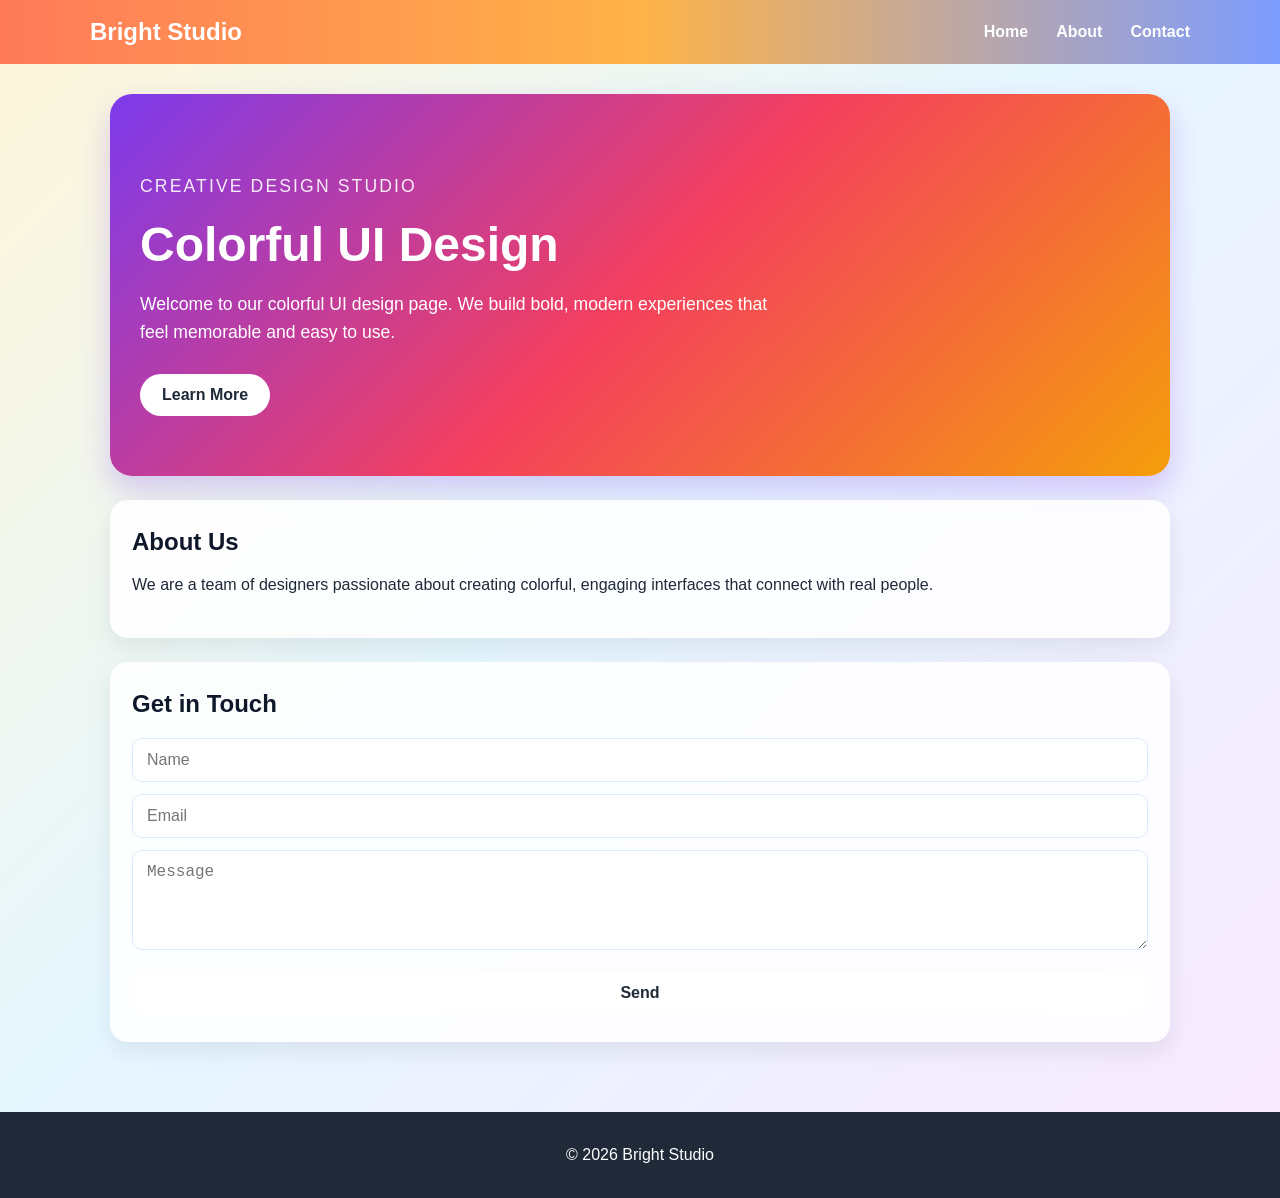
<file: index.html>
<!DOCTYPE html>
<html lang="en">
<head>
  <meta charset="UTF-8">
  <meta name="viewport" content="width=device-width, initial-scale=1.0">
  <title>Colorful UI Design</title>
  <link rel="stylesheet" href="styles.css">
</head>
<body>
  <header class="topbar">
    <nav>
      <div class="brand">Bright Studio</div>
      <ul>
        <li><a href="#home">Home</a></li>
        <li><a href="#about">About</a></li>
        <li><a href="#contact">Contact</a></li>
      </ul>
    </nav>
  </header>

  <main>
    <section id="home" class="hero">
      <div class="hero-copy">
        <p class="eyebrow">Creative design studio</p>
        <h1>Colorful UI Design</h1>
        <p>Welcome to our colorful UI design page. We build bold, modern experiences that feel memorable and easy to use.</p>
        <button>Learn More</button>
      </div>
    </section>

    <section id="about" class="info-card">
      <h2>About Us</h2>
      <p>We are a team of designers passionate about creating colorful, engaging interfaces that connect with real people.</p>
    </section>

    <section id="contact" class="info-card contact-card">
      <h2>Get in Touch</h2>
      <form>
        <input type="text" placeholder="Name">
        <input type="email" placeholder="Email">
        <textarea placeholder="Message"></textarea>
        <button type="submit">Send</button>
      </form>
    </section>
  </main>

  <footer>
    <p>&copy; 2026 Bright Studio</p>
  </footer>
</body>
</html>
</file>
<file: styles.css>
* {
  box-sizing: border-box;
}

body {
  margin: 0;
  font-family: Arial, sans-serif;
  background: linear-gradient(135deg, #fff6d9 0%, #e6f7ff 45%, #f9e8ff 100%);
  color: #1f2937;
}

.topbar {
  background: linear-gradient(90deg, #ff7a59, #ffb347, #7c9cff);
  color: #fff;
  padding: 18px 30px;
}

nav {
  max-width: 1100px;
  margin: 0 auto;
  display: flex;
  justify-content: space-between;
  align-items: center;
}

.brand {
  font-size: 1.5rem;
  font-weight: bold;
}

nav ul {
  list-style: none;
  display: flex;
  gap: 28px;
  margin: 0;
  padding: 0;
}

nav a {
  color: white;
  text-decoration: none;
  font-weight: 600;
}

main {
  max-width: 1100px;
  margin: 30px auto;
  padding: 0 20px 40px;
}

.hero {
  background: linear-gradient(135deg, #7c3aed, #f43f5e, #f59e0b);
  color: white;
  border-radius: 22px;
  padding: 60px 30px;
  box-shadow: 0 14px 30px rgba(124, 58, 237, 0.25);
}

.eyebrow {
  text-transform: uppercase;
  letter-spacing: 0.12em;
  font-size: 0.8rem;
  opacity: 0.9;
}

.hero h1 {
  font-size: 3rem;
  margin: 12px 0 16px;
}

.hero p {
  max-width: 640px;
  font-size: 1.1rem;
  line-height: 1.6;
}

button {
  background: white;
  border: none;
  color: #1f2937;
  padding: 12px 22px;
  border-radius: 999px;
  font-size: 1rem;
  font-weight: bold;
  cursor: pointer;
  margin-top: 10px;
}

.info-card {
  background: rgba(255, 255, 255, 0.88);
  border-radius: 18px;
  padding: 28px 22px;
  margin-top: 24px;
  box-shadow: 0 10px 25px rgba(17, 24, 39, 0.08);
}

.info-card h2 {
  margin-top: 0;
  color: #0f172a;
}

.contact-card form {
  display: flex;
  flex-direction: column;
  gap: 12px;
}

input, textarea {
  width: 100%;
  padding: 12px 14px;
  border-radius: 10px;
  border: 1px solid #dbeafe;
  font-size: 1rem;
}

textarea {
  min-height: 100px;
  resize: vertical;
}

footer {
  background: #1f2937;
  color: white;
  text-align: center;
  padding: 18px;
}
</file>
